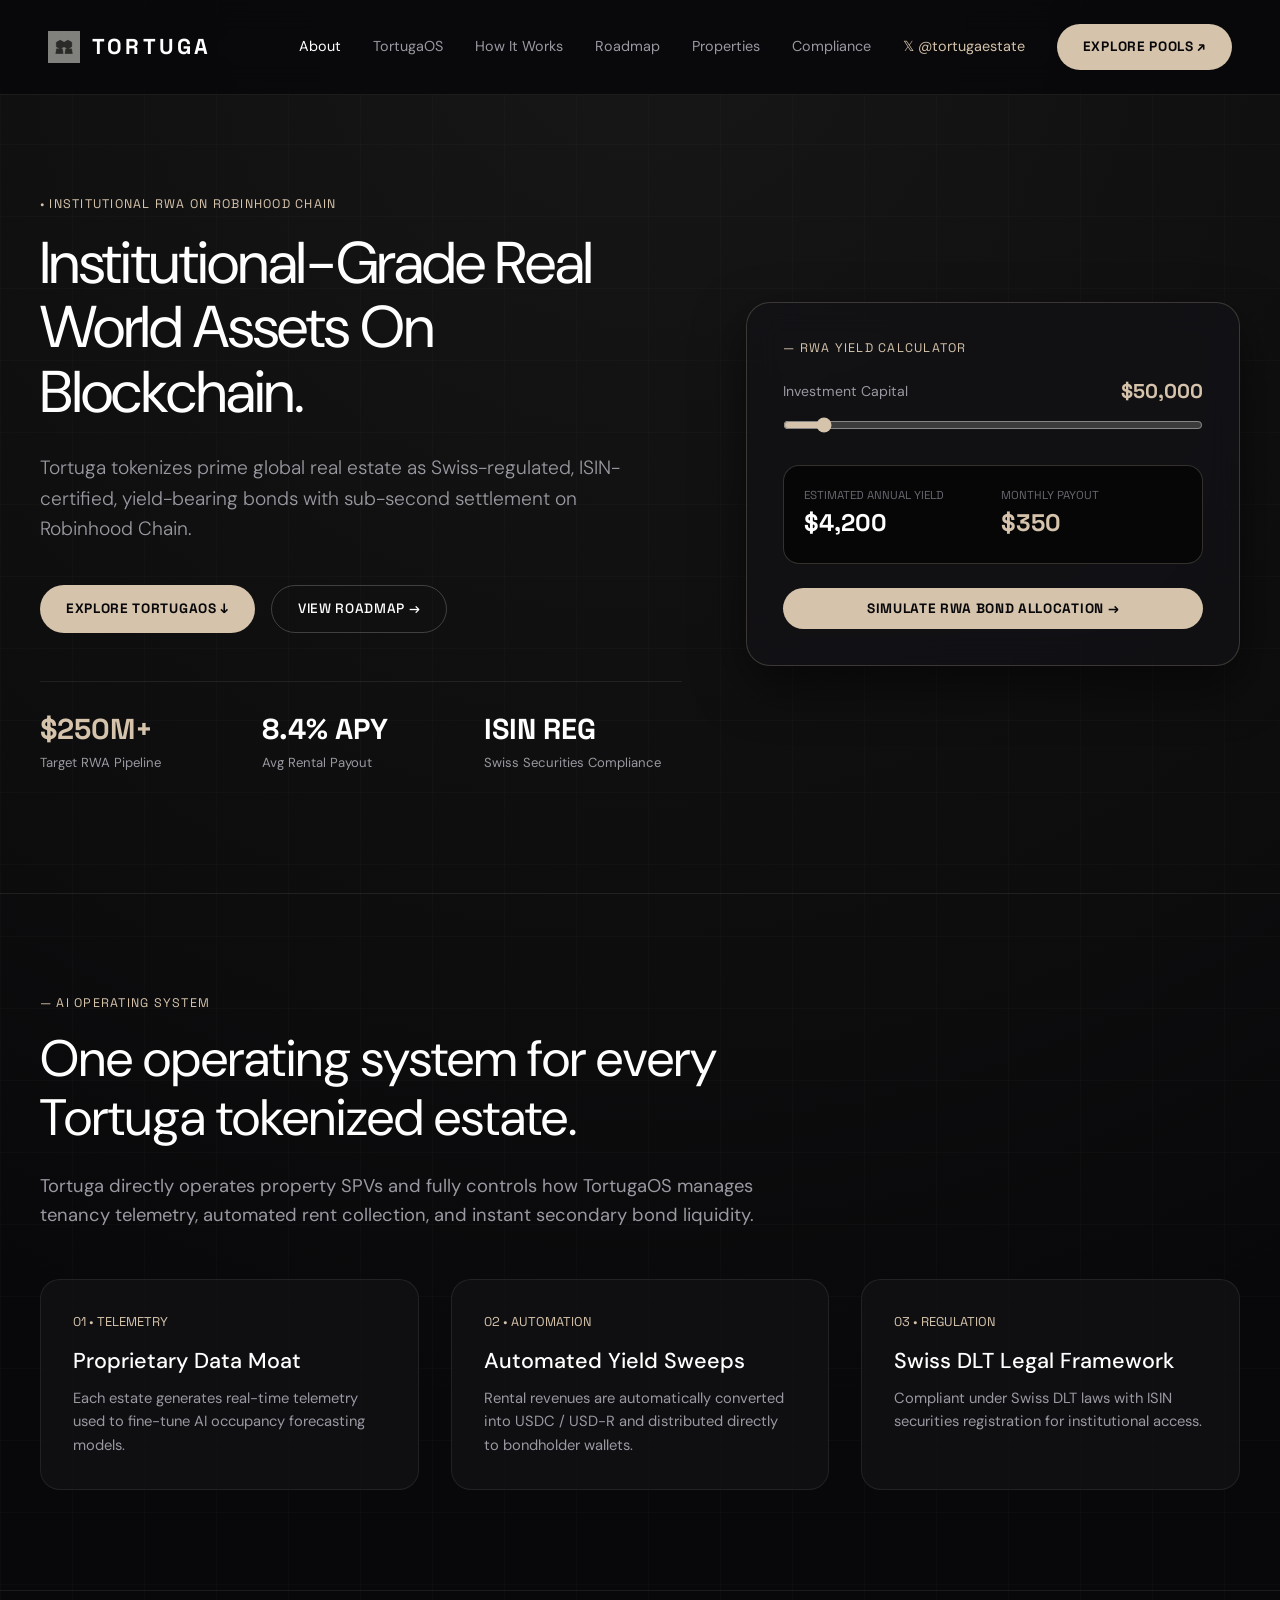
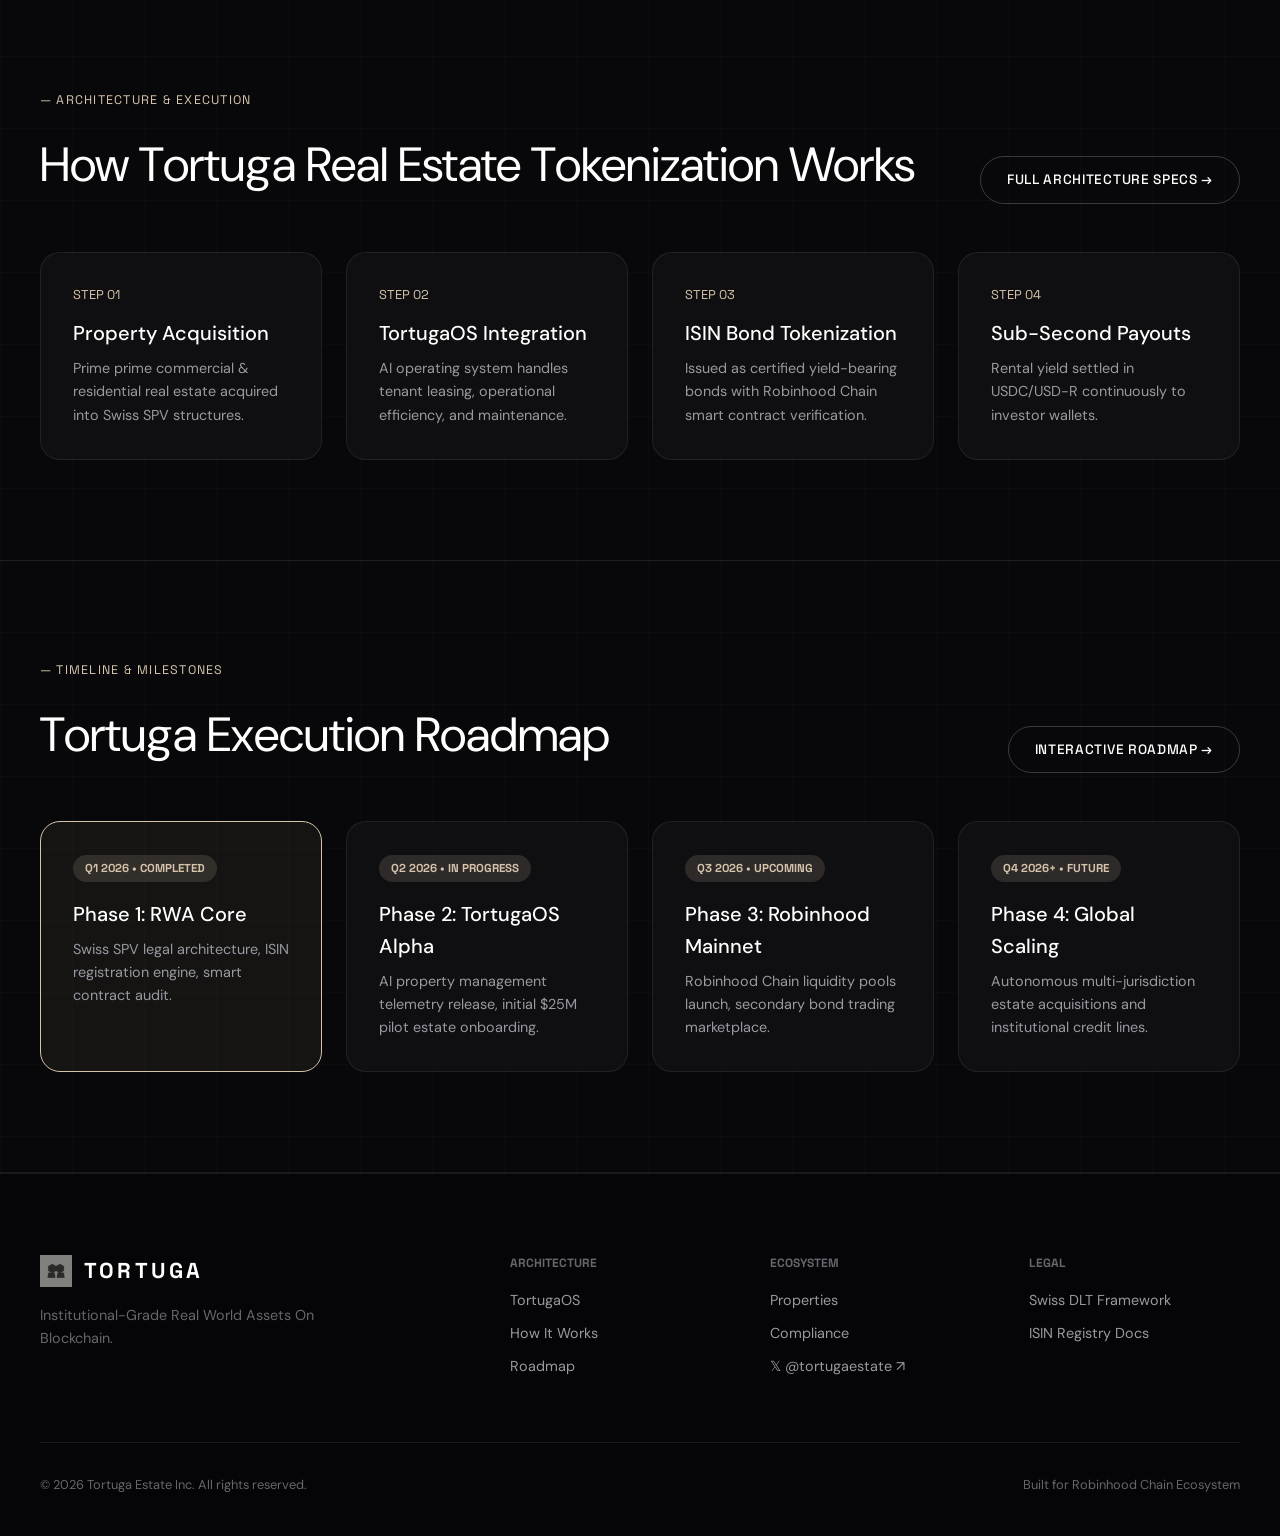
<file: index.html>
<!DOCTYPE html>
<html lang="en">
<head>
  <meta charset="utf-8" />
  <meta name="viewport" content="width=device-width, initial-scale=1" />
  <meta name="virtual-protocol-site-verification" content="90e35a9829b9feb0539afebe6d7a581d" />
  <title>Tortuga Estate — Institutional-Grade Real World Assets On Blockchain</title>
  <meta name="description" content="Tortuga tokenizes real estate into Swiss-regulated, ISIN-certified yield-bearing bonds on Robinhood Chain." />
  <meta name="theme-color" content="#08080a" />
  <link rel="icon" type="image/x-icon" href="favicon.svg" />
  <link rel="stylesheet" href="styles.css" />
</head>
<body>

  <!-- Top Sticky Navigation Bar -->
  <header class="navbar-tortuga">
    <a href="index.html" class="brand-logo-tortuga">
      <img src="logo.png" alt="Tortuga logo" style="width: 32px; height: 32px; object-fit: contain;">
      TORTUGA
    </a>

    <div class="desktop-nav-links" style="display: flex; align-items: center; gap: 32px;">
      <nav class="nav-links-tortuga">
        <a href="#about" class="nav-link-tortuga active">About</a>
        <a href="#tortugaos" class="nav-link-tortuga">TortugaOS</a>
        <a href="how-it-works.html" class="nav-link-tortuga">How It Works</a>
        <a href="roadmap.html" class="nav-link-tortuga">Roadmap</a>
        <a href="properties.html" class="nav-link-tortuga">Properties</a>
        <a href="compliance.html" class="nav-link-tortuga">Compliance</a>
        <a href="https://x.com/tortugaestate" target="_blank" class="nav-link-tortuga" style="color: var(--accent-gold);">𝕏 @tortugaestate</a>
      </nav>

      <a href="properties.html" class="btn-tortuga-gold">Explore Pools ↗</a>
    </div>

    <!-- Mobile Hamburger Button -->
    <button class="btn-hamburger-tortuga" onclick="toggleMobileMenuTortuga()" aria-label="Open menu">
      <div>
        <span></span>
        <span></span>
        <span></span>
      </div>
    </button>
  </header>

  <!-- Mobile Menu Drawer -->
  <div id="mobileMenuDrawerTortuga" class="mobile-menu-drawer-tortuga">
    <div style="display: flex; justify-content: space-between; align-items: center;">
      <a href="index.html" class="brand-logo-tortuga">
        <img src="logo.png" alt="Tortuga logo" style="width: 32px; height: 32px; object-fit: contain;">
        TORTUGA
      </a>
      <button style="background: transparent; border: none; font-size: 2rem; color: var(--text-white);" onclick="toggleMobileMenuTortuga()">&times;</button>
    </div>

    <div style="display: flex; flex-direction: column; gap: 24px; font-family: var(--font-mono); font-size: 1.1rem; font-weight: 700; margin-top: 40px; text-transform: uppercase;">
      <a href="#about" style="color: var(--text-white);" onclick="toggleMobileMenuTortuga()">About</a>
      <a href="#tortugaos" style="color: var(--text-muted);" onclick="toggleMobileMenuTortuga()">TortugaOS</a>
      <a href="how-it-works.html" style="color: var(--text-muted);" onclick="toggleMobileMenuTortuga()">How It Works</a>
      <a href="roadmap.html" style="color: var(--text-muted);" onclick="toggleMobileMenuTortuga()">Roadmap</a>
      <a href="properties.html" style="color: var(--text-muted);" onclick="toggleMobileMenuTortuga()">Properties</a>
      <a href="compliance.html" style="color: var(--text-muted);" onclick="toggleMobileMenuTortuga()">Compliance</a>
      <a href="https://x.com/tortugaestate" target="_blank" style="color: var(--accent-gold);" onclick="toggleMobileMenuTortuga()">𝕏 @tortugaestate</a>
    </div>

    <div style="margin-top: auto;">
      <a href="properties.html" class="btn-tortuga-gold" style="width: 100%; text-align: center;">Explore Pools ↗</a>
    </div>
  </div>

  <!-- HERO SECTION -->
  <section id="about" class="hero-tortuga">
    <div class="wrap-container">
      <div class="hero-grid-tortuga">
        
        <!-- Left Hero Copy -->
        <div>
          <div class="label-mono-gold">• INSTITUTIONAL RWA ON ROBINHOOD CHAIN</div>
          
          <h1 class="hero-h1-tortuga">
            Institutional-Grade Real World Assets On Blockchain.
          </h1>

          <p class="hero-subtitle-tortuga">
            Tortuga tokenizes prime global real estate as Swiss-regulated, ISIN-certified, yield-bearing bonds with sub-second settlement on Robinhood Chain.
          </p>

          <div style="display: flex; gap: 16px; margin-bottom: 48px; flex-wrap: wrap;">
            <a href="#tortugaos" class="btn-tortuga-gold">Explore TortugaOS ↓</a>
            <a href="roadmap.html" class="btn-tortuga-outline">View Roadmap →</a>
          </div>

          <!-- Bottom Hero Stats Row -->
          <div style="display: grid; grid-template-columns: repeat(3, 1fr); gap: 24px; border-top: 1px solid var(--stroke); padding-top: 24px;">
            <div>
              <div style="font-family: var(--font-mono); font-size: 1.8rem; font-weight: 700; color: var(--accent-gold);">$250M+</div>
              <div style="font-size: 0.82rem; color: var(--text-muted);">Target RWA Pipeline</div>
            </div>

            <div>
              <div style="font-family: var(--font-mono); font-size: 1.8rem; font-weight: 700; color: var(--text-white);">8.4% APY</div>
              <div style="font-size: 0.82rem; color: var(--text-muted);">Avg Rental Payout</div>
            </div>

            <div>
              <div style="font-family: var(--font-mono); font-size: 1.8rem; font-weight: 700; color: var(--text-white);">ISIN REG</div>
              <div style="font-size: 0.82rem; color: var(--text-muted);">Swiss Securities Compliance</div>
            </div>
          </div>
        </div>

        <!-- Right Hero Interactive RWA Yield Calculator Widget -->
        <div>
          <div class="rwa-widget-card">
            <div class="label-mono-gold">— RWA YIELD CALCULATOR</div>

            <div style="margin-bottom: 24px;">
              <div style="display: flex; justify-content: space-between; align-items: center; margin-bottom: 8px;">
                <span style="font-size: 0.88rem; color: var(--text-muted);">Investment Capital</span>
                <span id="txtInvestAmount" style="font-family: var(--font-mono); font-size: 1.25rem; font-weight: 700; color: var(--accent-gold);">$50,000</span>
              </div>

              <input type="range" id="rwaInvestSlider" min="10000" max="500000" step="5000" value="50000" style="width: 100%; accent-color: var(--accent-gold); cursor: pointer;" />
            </div>

            <!-- Yield Output Box -->
            <div style="background: rgba(0,0,0,0.6); border: 1px solid var(--stroke-gold); border-radius: 16px; padding: 20px; margin-bottom: 24px;">
              <div style="display: grid; grid-template-columns: 1fr 1fr; gap: 16px;">
                <div>
                  <div style="font-family: var(--font-mono); font-size: 0.72rem; color: var(--text-subtle); text-transform: uppercase;">ESTIMATED ANNUAL YIELD</div>
                  <div id="txtYieldYear" style="font-family: var(--font-mono); font-size: 1.5rem; font-weight: 700; color: var(--text-white);">$4,200</div>
                </div>

                <div>
                  <div style="font-family: var(--font-mono); font-size: 0.72rem; color: var(--text-subtle); text-transform: uppercase;">MONTHLY PAYOUT</div>
                  <div id="txtYieldMonth" style="font-family: var(--font-mono); font-size: 1.5rem; font-weight: 700; color: var(--accent-gold);">$350</div>
                </div>
              </div>
            </div>

            <button class="btn-tortuga-gold" style="width: 100%;" onclick="showTortugaToast('⚡ Simulated $50,000 RWA Pool Allocation on Robinhood Chain!')">
              Simulate RWA Bond Allocation →
            </button>
          </div>
        </div>

      </div>
    </div>
  </section>

  <!-- TORTUGAOS SHOWCASE SECTION -->
  <section id="tortugaos" style="padding: 100px 0; border-bottom: 1px solid var(--stroke);">
    <div class="wrap-container">
      <div class="label-mono-gold">— AI OPERATING SYSTEM</div>

      <h2 style="font-family: var(--font-sans); font-size: clamp(32px, 4vw, 52px); font-weight: 400; color: var(--text-white); margin-bottom: 24px; max-width: 800px; line-height: 1.15;">
        One operating system for every Tortuga tokenized estate.
      </h2>

      <p style="font-size: 1.15rem; color: var(--text-muted); max-width: 720px; margin-bottom: 48px; line-height: 1.6;">
        Tortuga directly operates property SPVs and fully controls how TortugaOS manages tenancy telemetry, automated rent collection, and instant secondary bond liquidity.
      </p>

      <div style="display: grid; grid-template-columns: repeat(3, 1fr); gap: 32px;">
        <div style="background: var(--bg-card); border: 1px solid var(--stroke); border-radius: 20px; padding: 32px;">
          <div style="font-family: var(--font-mono); font-size: 0.8rem; color: var(--accent-gold); margin-bottom: 12px;">01 • TELEMETRY</div>
          <h3 style="font-size: 1.35rem; font-weight: 500; color: var(--text-white); margin-bottom: 8px;">Proprietary Data Moat</h3>
          <p style="font-size: 0.92rem; color: var(--text-muted);">
            Each estate generates real-time telemetry used to fine-tune AI occupancy forecasting models.
          </p>
        </div>

        <div style="background: var(--bg-card); border: 1px solid var(--stroke); border-radius: 20px; padding: 32px;">
          <div style="font-family: var(--font-mono); font-size: 0.8rem; color: var(--accent-gold); margin-bottom: 12px;">02 • AUTOMATION</div>
          <h3 style="font-size: 1.35rem; font-weight: 500; color: var(--text-white); margin-bottom: 8px;">Automated Yield Sweeps</h3>
          <p style="font-size: 0.92rem; color: var(--text-muted);">
            Rental revenues are automatically converted into USDC / USD-R and distributed directly to bondholder wallets.
          </p>
        </div>

        <div style="background: var(--bg-card); border: 1px solid var(--stroke); border-radius: 20px; padding: 32px;">
          <div style="font-family: var(--font-mono); font-size: 0.8rem; color: var(--accent-gold); margin-bottom: 12px;">03 • REGULATION</div>
          <h3 style="font-size: 1.35rem; font-weight: 500; color: var(--text-white); margin-bottom: 8px;">Swiss DLT Legal Framework</h3>
          <p style="font-size: 0.92rem; color: var(--text-muted);">
            Compliant under Swiss DLT laws with ISIN securities registration for institutional access.
          </p>
        </div>
      </div>
    </div>
  </section>

  <!-- HOW IT WORKS SECTION (SUMMARY STEPPER) -->
  <section style="padding: 100px 0; border-bottom: 1px solid var(--stroke);">
    <div class="wrap-container">
      <div style="display: flex; justify-content: space-between; align-items: flex-end; margin-bottom: 48px; flex-wrap: wrap; gap: 20px;">
        <div>
          <div class="label-mono-gold">— ARCHITECTURE & EXECUTION</div>
          <h2 style="font-family: var(--font-sans); font-size: clamp(30px, 3.8vw, 48px); font-weight: 400; color: var(--text-white);">
            How Tortuga Real Estate Tokenization Works
          </h2>
        </div>
        <a href="how-it-works.html" class="btn-tortuga-outline">Full Architecture Specs →</a>
      </div>

      <div class="how-it-works-stepper">
        <div class="step-card-tortuga">
          <div style="font-family: var(--font-mono); font-size: 0.8rem; color: var(--accent-gold); margin-bottom: 12px;">STEP 01</div>
          <h3 style="font-size: 1.25rem; font-weight: 500; color: var(--text-white); margin-bottom: 8px;">Property Acquisition</h3>
          <p style="font-size: 0.9rem; color: var(--text-muted);">Prime prime commercial & residential real estate acquired into Swiss SPV structures.</p>
        </div>

        <div class="step-card-tortuga">
          <div style="font-family: var(--font-mono); font-size: 0.8rem; color: var(--accent-gold); margin-bottom: 12px;">STEP 02</div>
          <h3 style="font-size: 1.25rem; font-weight: 500; color: var(--text-white); margin-bottom: 8px;">TortugaOS Integration</h3>
          <p style="font-size: 0.9rem; color: var(--text-muted);">AI operating system handles tenant leasing, operational efficiency, and maintenance.</p>
        </div>

        <div class="step-card-tortuga">
          <div style="font-family: var(--font-mono); font-size: 0.8rem; color: var(--accent-gold); margin-bottom: 12px;">STEP 03</div>
          <h3 style="font-size: 1.25rem; font-weight: 500; color: var(--text-white); margin-bottom: 8px;">ISIN Bond Tokenization</h3>
          <p style="font-size: 0.9rem; color: var(--text-muted);">Issued as certified yield-bearing bonds with Robinhood Chain smart contract verification.</p>
        </div>

        <div class="step-card-tortuga">
          <div style="font-family: var(--font-mono); font-size: 0.8rem; color: var(--accent-gold); margin-bottom: 12px;">STEP 04</div>
          <h3 style="font-size: 1.25rem; font-weight: 500; color: var(--text-white); margin-bottom: 8px;">Sub-Second Payouts</h3>
          <p style="font-size: 0.9rem; color: var(--text-muted);">Rental yield settled in USDC/USD-R continuously to investor wallets.</p>
        </div>
      </div>
    </div>
  </section>

  <!-- ROADMAP SECTION (SUMMARY TIMELINE) -->
  <section style="padding: 100px 0; border-bottom: 1px solid var(--stroke);">
    <div class="wrap-container">
      <div style="display: flex; justify-content: space-between; align-items: flex-end; margin-bottom: 48px; flex-wrap: wrap; gap: 20px;">
        <div>
          <div class="label-mono-gold">— TIMELINE & MILESTONES</div>
          <h2 style="font-family: var(--font-sans); font-size: clamp(30px, 3.8vw, 48px); font-weight: 400; color: var(--text-white);">
            Tortuga Execution Roadmap
          </h2>
        </div>
        <a href="roadmap.html" class="btn-tortuga-outline">Interactive Roadmap →</a>
      </div>

      <div class="roadmap-timeline-grid">
        <div class="phase-card-tortuga active" data-phase="1">
          <span class="phase-badge">Q1 2026 • COMPLETED</span>
          <h3 style="font-size: 1.25rem; font-weight: 500; color: var(--text-white); margin-bottom: 8px;">Phase 1: RWA Core</h3>
          <p style="font-size: 0.9rem; color: var(--text-muted);">Swiss SPV legal architecture, ISIN registration engine, smart contract audit.</p>
        </div>

        <div class="phase-card-tortuga" data-phase="2">
          <span class="phase-badge">Q2 2026 • IN PROGRESS</span>
          <h3 style="font-size: 1.25rem; font-weight: 500; color: var(--text-white); margin-bottom: 8px;">Phase 2: TortugaOS Alpha</h3>
          <p style="font-size: 0.9rem; color: var(--text-muted);">AI property management telemetry release, initial $25M pilot estate onboarding.</p>
        </div>

        <div class="phase-card-tortuga" data-phase="3">
          <span class="phase-badge">Q3 2026 • UPCOMING</span>
          <h3 style="font-size: 1.25rem; font-weight: 500; color: var(--text-white); margin-bottom: 8px;">Phase 3: Robinhood Mainnet</h3>
          <p style="font-size: 0.9rem; color: var(--text-muted);">Robinhood Chain liquidity pools launch, secondary bond trading marketplace.</p>
        </div>

        <div class="phase-card-tortuga" data-phase="4">
          <span class="phase-badge">Q4 2026+ • FUTURE</span>
          <h3 style="font-size: 1.25rem; font-weight: 500; color: var(--text-white); margin-bottom: 8px;">Phase 4: Global Scaling</h3>
          <p style="font-size: 0.9rem; color: var(--text-muted);">Autonomous multi-jurisdiction estate acquisitions and institutional credit lines.</p>
        </div>
      </div>
    </div>
  </section>

  <!-- FOOTER -->
  <footer class="footer-tortuga">
    <div class="wrap-container">
      <div class="footer-top-grid">
        <div>
          <div class="brand-logo-tortuga" style="margin-bottom: 16px;">
            <img src="logo.png" alt="Tortuga logo" style="width: 32px; height: 32px; object-fit: contain;">
            TORTUGA
          </div>
          <p style="font-size: 0.9rem; color: var(--text-subtle); max-width: 320px; line-height: 1.6;">
            Institutional-Grade Real World Assets On Blockchain.
          </p>
        </div>

        <div>
          <h4 style="font-family: var(--font-mono); font-size: 0.75rem; color: var(--text-subtle); text-transform: uppercase; margin-bottom: 16px;">Architecture</h4>
          <div style="display: flex; flex-direction: column; gap: 10px; font-size: 0.9rem; color: var(--text-muted);">
            <a href="#tortugaos">TortugaOS</a>
            <a href="how-it-works.html">How It Works</a>
            <a href="roadmap.html">Roadmap</a>
          </div>
        </div>

        <div>
          <h4 style="font-family: var(--font-mono); font-size: 0.75rem; color: var(--text-subtle); text-transform: uppercase; margin-bottom: 16px;">Ecosystem</h4>
          <div style="display: flex; flex-direction: column; gap: 10px; font-size: 0.9rem; color: var(--text-muted);">
            <a href="properties.html">Properties</a>
            <a href="compliance.html">Compliance</a>
            <a href="https://x.com/tortugaestate" target="_blank">𝕏 @tortugaestate ↗</a>
          </div>
        </div>

        <div>
          <h4 style="font-family: var(--font-mono); font-size: 0.75rem; color: var(--text-subtle); text-transform: uppercase; margin-bottom: 16px;">Legal</h4>
          <div style="display: flex; flex-direction: column; gap: 10px; font-size: 0.9rem; color: var(--text-muted);">
            <a href="compliance.html">Swiss DLT Framework</a>
            <a href="docs.html">ISIN Registry Docs</a>
          </div>
        </div>
      </div>

      <div style="padding-top: 32px; border-top: 1px solid var(--stroke); display: flex; justify-content: space-between; font-size: 0.8rem; color: var(--text-subtle);">
        <span>&copy; 2026 Tortuga Estate Inc. All rights reserved.</span>
        <span>Built for Robinhood Chain Ecosystem</span>
      </div>
    </div>
  </footer>

  <script src="app.js"></script>
</body>
</html>
</file>
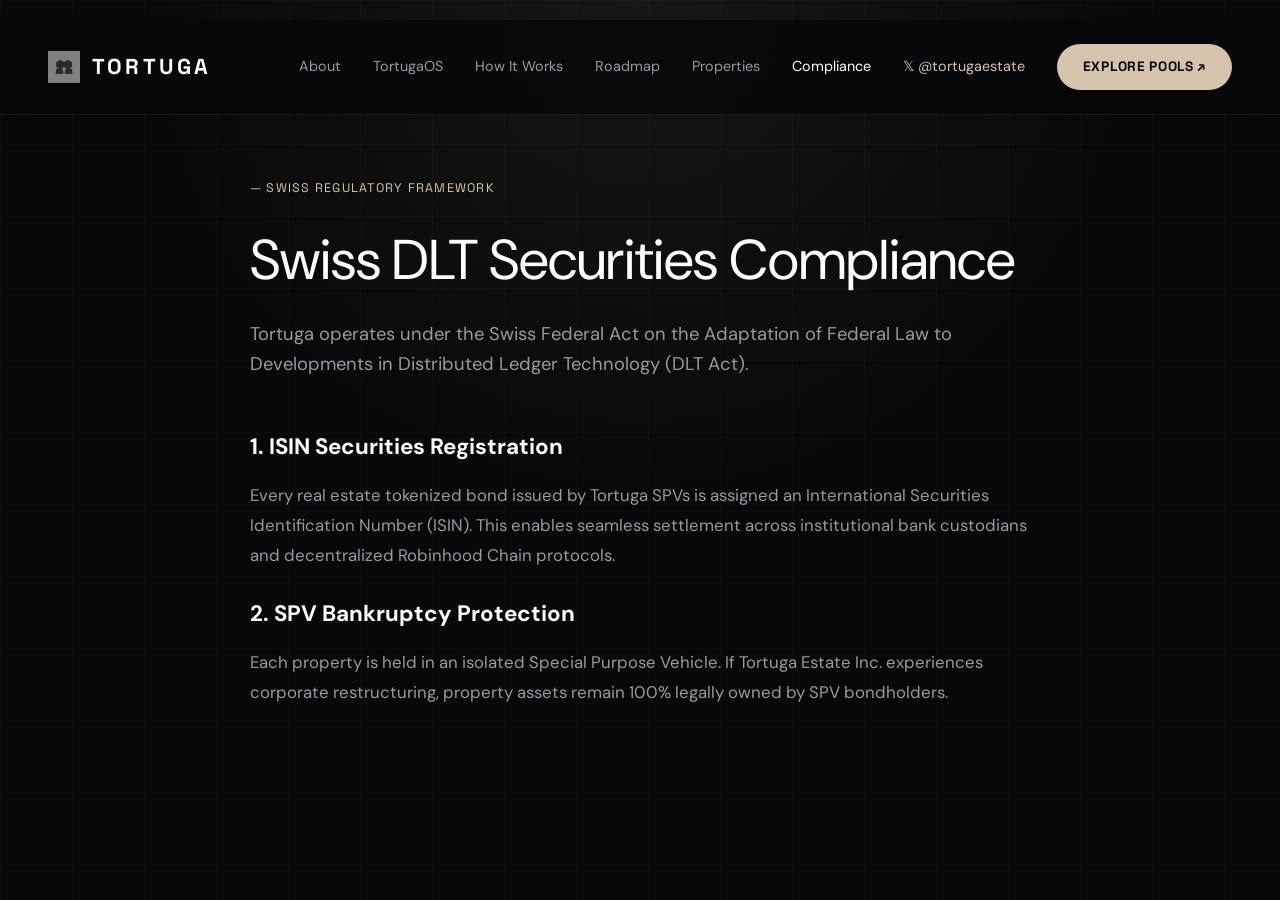
<file: compliance.html>
<!DOCTYPE html>
<html lang="en">
<head>
  <meta charset="utf-8" />
  <meta name="viewport" content="width=device-width, initial-scale=1" />
  <meta name="virtual-protocol-site-verification" content="90e35a9829b9feb0539afebe6d7a581d" />
  <title>Swiss Regulatory Compliance & ISIN Registry | Tortuga Estate</title>
  <meta name="description" content="Swiss DLT regulatory framework, ISIN securities compliance, and institutional asset isolation." />
  <link rel="icon" type="image/x-icon" href="favicon.svg" />
  <link rel="stylesheet" href="styles.css" />
</head>
<body style="padding-top: 20px;">

  <!-- Top Sticky Navigation Bar -->
  <header class="navbar-tortuga">
    <a href="index.html" class="brand-logo-tortuga">
      <img src="logo.png" alt="Tortuga logo" style="width: 32px; height: 32px; object-fit: contain;">
      TORTUGA
    </a>

    <div class="desktop-nav-links" style="display: flex; align-items: center; gap: 32px;">
      <nav class="nav-links-tortuga">
        <a href="index.html#about" class="nav-link-tortuga">About</a>
        <a href="index.html#tortugaos" class="nav-link-tortuga">TortugaOS</a>
        <a href="how-it-works.html" class="nav-link-tortuga">How It Works</a>
        <a href="roadmap.html" class="nav-link-tortuga">Roadmap</a>
        <a href="properties.html" class="nav-link-tortuga">Properties</a>
        <a href="compliance.html" class="nav-link-tortuga active">Compliance</a>
        <a href="https://x.com/tortugaestate" target="_blank" class="nav-link-tortuga" style="color: var(--accent-gold);">𝕏 @tortugaestate</a>
      </nav>

      <a href="properties.html" class="btn-tortuga-gold">Explore Pools ↗</a>
    </div>
  </header>

  <div class="wrap-container" style="padding-top: 64px; padding-bottom: 120px; max-width: 860px;">
    <div class="label-mono-gold">— SWISS REGULATORY FRAMEWORK</div>
    
    <h1 style="font-family: var(--font-sans); font-size: clamp(36px, 4.5vw, 56px); font-weight: 400; color: var(--text-white); margin-bottom: 16px;">
      Swiss DLT Securities Compliance
    </h1>
    <p style="font-size: 1.15rem; color: var(--text-muted); margin-bottom: 48px; line-height: 1.6;">
      Tortuga operates under the Swiss Federal Act on the Adaptation of Federal Law to Developments in Distributed Ledger Technology (DLT Act).
    </p>

    <div style="font-size: 1.05rem; color: var(--text-main); line-height: 1.8;">
      <h3 style="color: var(--text-white); font-size: 1.4rem; margin-bottom: 12px;">1. ISIN Securities Registration</h3>
      <p style="margin-bottom: 24px; color: var(--text-muted);">
        Every real estate tokenized bond issued by Tortuga SPVs is assigned an International Securities Identification Number (ISIN). This enables seamless settlement across institutional bank custodians and decentralized Robinhood Chain protocols.
      </p>

      <h3 style="color: var(--text-white); font-size: 1.4rem; margin-bottom: 12px;">2. SPV Bankruptcy Protection</h3>
      <p style="margin-bottom: 24px; color: var(--text-muted);">
        Each property is held in an isolated Special Purpose Vehicle. If Tortuga Estate Inc. experiences corporate restructuring, property assets remain 100% legally owned by SPV bondholders.
      </p>
    </div>
  </div>

  <script src="app.js"></script>
</body>
</html>
</file>
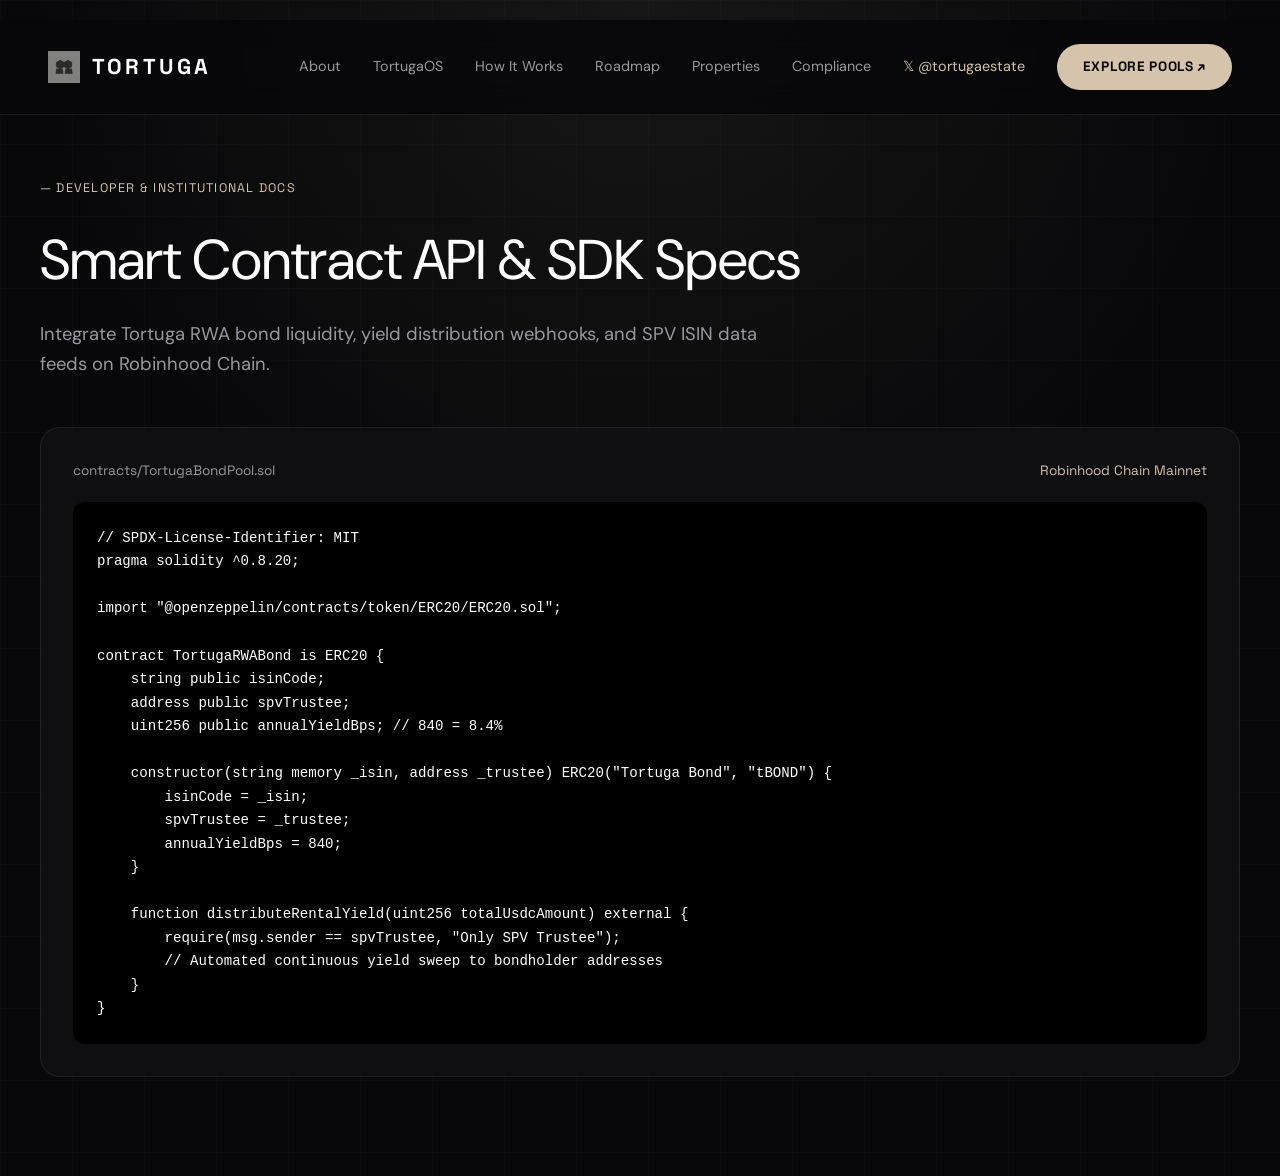
<file: docs.html>
<!DOCTYPE html>
<html lang="en">
<head>
  <meta charset="utf-8" />
  <meta name="viewport" content="width=device-width, initial-scale=1" />
  <meta name="virtual-protocol-site-verification" content="90e35a9829b9feb0539afebe6d7a581d" />
  <title>Documentation & Smart Contract Specs | Tortuga Estate</title>
  <meta name="description" content="Developer SDK, REST API, and smart contract documentation for Robinhood Chain." />
  <link rel="icon" type="image/x-icon" href="favicon.svg" />
  <link rel="stylesheet" href="styles.css" />
</head>
<body style="padding-top: 20px;">

  <!-- Top Sticky Navigation Bar -->
  <header class="navbar-tortuga">
    <a href="index.html" class="brand-logo-tortuga">
      <img src="logo.png" alt="Tortuga logo" style="width: 32px; height: 32px; object-fit: contain;">
      TORTUGA
    </a>

    <div class="desktop-nav-links" style="display: flex; align-items: center; gap: 32px;">
      <nav class="nav-links-tortuga">
        <a href="index.html#about" class="nav-link-tortuga">About</a>
        <a href="index.html#tortugaos" class="nav-link-tortuga">TortugaOS</a>
        <a href="how-it-works.html" class="nav-link-tortuga">How It Works</a>
        <a href="roadmap.html" class="nav-link-tortuga">Roadmap</a>
        <a href="properties.html" class="nav-link-tortuga">Properties</a>
        <a href="compliance.html" class="nav-link-tortuga">Compliance</a>
        <a href="https://x.com/tortugaestate" target="_blank" class="nav-link-tortuga" style="color: var(--accent-gold);">𝕏 @tortugaestate</a>
      </nav>

      <a href="properties.html" class="btn-tortuga-gold">Explore Pools ↗</a>
    </div>
  </header>

  <div class="wrap-container" style="padding-top: 64px; padding-bottom: 120px;">
    <div class="label-mono-gold">— DEVELOPER & INSTITUTIONAL DOCS</div>
    
    <h1 style="font-family: var(--font-sans); font-size: clamp(36px, 4.5vw, 56px); font-weight: 400; color: var(--text-white); margin-bottom: 16px;">
      Smart Contract API & SDK Specs
    </h1>
    <p style="font-size: 1.15rem; color: var(--text-muted); max-width: 720px; margin-bottom: 48px; line-height: 1.6;">
      Integrate Tortuga RWA bond liquidity, yield distribution webhooks, and SPV ISIN data feeds on Robinhood Chain.
    </p>

    <div style="background: var(--bg-card); border: 1px solid var(--stroke); border-radius: 20px; padding: 32px;">
      <div style="display: flex; justify-content: space-between; align-items: center; margin-bottom: 20px; font-family: var(--font-mono); font-size: 0.85rem;">
        <span style="color: var(--text-muted);">contracts/TortugaBondPool.sol</span>
        <span style="color: var(--accent-gold);">Robinhood Chain Mainnet</span>
      </div>

      <pre style="background: #000000; border-radius: 12px; padding: 24px; color: #ffffff; font-family: var(--font-mono); font-size: 0.88rem; overflow-x: auto; line-height: 1.6;"><code>// SPDX-License-Identifier: MIT
pragma solidity ^0.8.20;

import "@openzeppelin/contracts/token/ERC20/ERC20.sol";

contract TortugaRWABond is ERC20 {
    string public isinCode;
    address public spvTrustee;
    uint256 public annualYieldBps; // 840 = 8.4%

    constructor(string memory _isin, address _trustee) ERC20("Tortuga Bond", "tBOND") {
        isinCode = _isin;
        spvTrustee = _trustee;
        annualYieldBps = 840;
    }

    function distributeRentalYield(uint256 totalUsdcAmount) external {
        require(msg.sender == spvTrustee, "Only SPV Trustee");
        // Automated continuous yield sweep to bondholder addresses
    }
}</code></pre>
    </div>
  </div>

  <script src="app.js"></script>
</body>
</html>
</file>
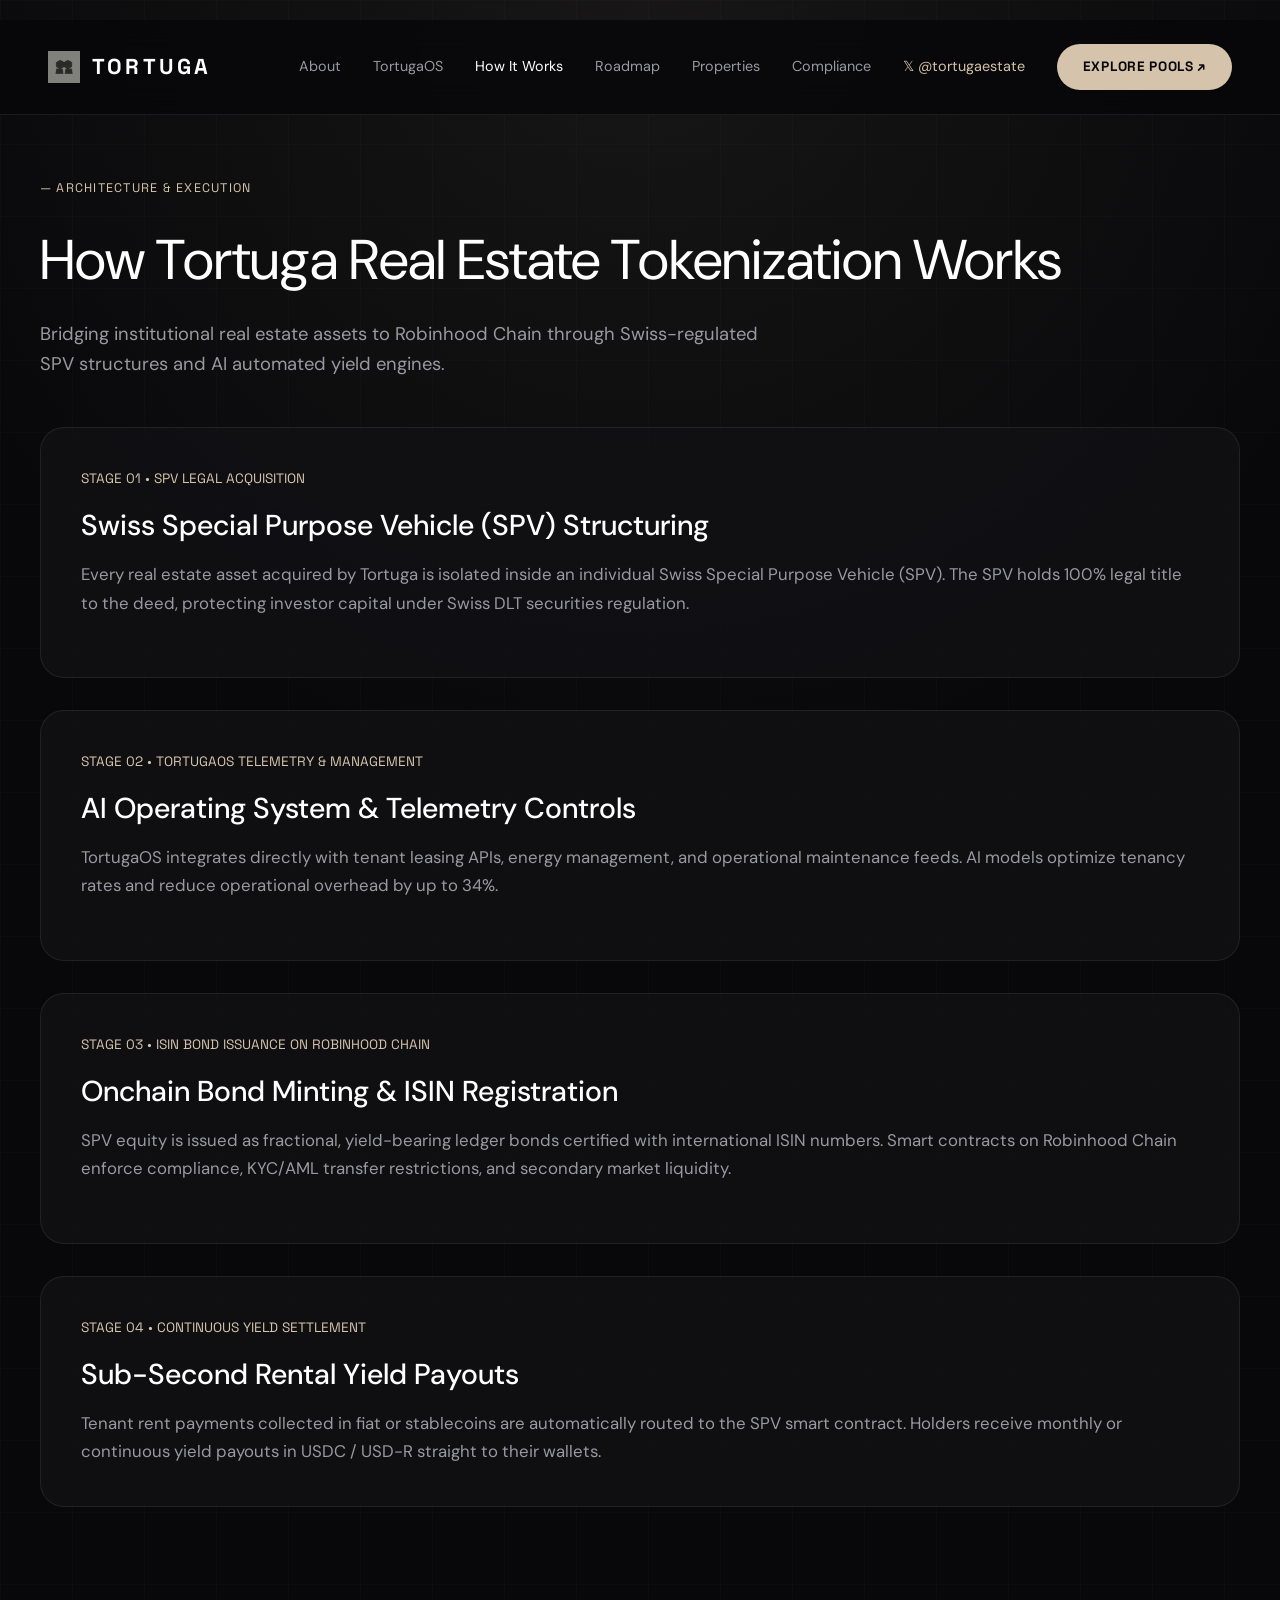
<file: how-it-works.html>
<!DOCTYPE html>
<html lang="en">
<head>
  <meta charset="utf-8" />
  <meta name="viewport" content="width=device-width, initial-scale=1" />
  <meta name="virtual-protocol-site-verification" content="90e35a9829b9feb0539afebe6d7a581d" />
  <title>How It Works — Architecture & Settlement | Tortuga Estate</title>
  <meta name="description" content="Deep dive into Tortuga Estate RWA tokenization legal structures, AI asset management, and smart contract settlement." />
  <link rel="icon" type="image/x-icon" href="favicon.svg" />
  <link rel="stylesheet" href="styles.css" />
</head>
<body style="padding-top: 20px;">

  <!-- Top Sticky Navigation Bar -->
  <header class="navbar-tortuga">
    <a href="index.html" class="brand-logo-tortuga">
      <img src="logo.png" alt="Tortuga logo" style="width: 32px; height: 32px; object-fit: contain;">
      TORTUGA
    </a>

    <div class="desktop-nav-links" style="display: flex; align-items: center; gap: 32px;">
      <nav class="nav-links-tortuga">
        <a href="index.html#about" class="nav-link-tortuga">About</a>
        <a href="index.html#tortugaos" class="nav-link-tortuga">TortugaOS</a>
        <a href="how-it-works.html" class="nav-link-tortuga active">How It Works</a>
        <a href="roadmap.html" class="nav-link-tortuga">Roadmap</a>
        <a href="properties.html" class="nav-link-tortuga">Properties</a>
        <a href="compliance.html" class="nav-link-tortuga">Compliance</a>
        <a href="https://x.com/tortugaestate" target="_blank" class="nav-link-tortuga" style="color: var(--accent-gold);">𝕏 @tortugaestate</a>
      </nav>

      <a href="properties.html" class="btn-tortuga-gold">Explore Pools ↗</a>
    </div>
  </header>

  <div class="wrap-container" style="padding-top: 64px; padding-bottom: 120px;">
    <div class="label-mono-gold">— ARCHITECTURE & EXECUTION</div>
    
    <h1 style="font-family: var(--font-sans); font-size: clamp(36px, 4.5vw, 56px); font-weight: 400; color: var(--text-white); margin-bottom: 16px;">
      How Tortuga Real Estate Tokenization Works
    </h1>
    <p style="font-size: 1.15rem; color: var(--text-muted); max-width: 720px; margin-bottom: 48px; line-height: 1.6;">
      Bridging institutional real estate assets to Robinhood Chain through Swiss-regulated SPV structures and AI automated yield engines.
    </p>

    <!-- Deep Architecture Breakdown Grid -->
    <div style="display: flex; flex-direction: column; gap: 32px;">
      
      <div style="background: var(--bg-card); border: 1px solid var(--stroke); border-radius: 24px; padding: 40px;">
        <div style="font-family: var(--font-mono); font-size: 0.85rem; color: var(--accent-gold); margin-bottom: 12px;">STAGE 01 • SPV LEGAL ACQUISITION</div>
        <h2 style="font-family: var(--font-sans); font-size: 1.8rem; font-weight: 500; color: var(--text-white); margin-bottom: 12px;">
          Swiss Special Purpose Vehicle (SPV) Structuring
        </h2>
        <p style="color: var(--text-muted); font-size: 1.05rem; line-height: 1.7; margin-bottom: 20px;">
          Every real estate asset acquired by Tortuga is isolated inside an individual Swiss Special Purpose Vehicle (SPV). The SPV holds 100% legal title to the deed, protecting investor capital under Swiss DLT securities regulation.
        </p>
      </div>

      <div style="background: var(--bg-card); border: 1px solid var(--stroke); border-radius: 24px; padding: 40px;">
        <div style="font-family: var(--font-mono); font-size: 0.85rem; color: var(--accent-gold); margin-bottom: 12px;">STAGE 02 • TORTUGAOS TELEMETRY & MANAGEMENT</div>
        <h2 style="font-family: var(--font-sans); font-size: 1.8rem; font-weight: 500; color: var(--text-white); margin-bottom: 12px;">
          AI Operating System & Telemetry Controls
        </h2>
        <p style="color: var(--text-muted); font-size: 1.05rem; line-height: 1.7; margin-bottom: 20px;">
          TortugaOS integrates directly with tenant leasing APIs, energy management, and operational maintenance feeds. AI models optimize tenancy rates and reduce operational overhead by up to 34%.
        </p>
      </div>

      <div style="background: var(--bg-card); border: 1px solid var(--stroke); border-radius: 24px; padding: 40px;">
        <div style="font-family: var(--font-mono); font-size: 0.85rem; color: var(--accent-gold); margin-bottom: 12px;">STAGE 03 • ISIN BOND ISSUANCE ON ROBINHOOD CHAIN</div>
        <h2 style="font-family: var(--font-sans); font-size: 1.8rem; font-weight: 500; color: var(--text-white); margin-bottom: 12px;">
          Onchain Bond Minting & ISIN Registration
        </h2>
        <p style="color: var(--text-muted); font-size: 1.05rem; line-height: 1.7; margin-bottom: 20px;">
          SPV equity is issued as fractional, yield-bearing ledger bonds certified with international ISIN numbers. Smart contracts on Robinhood Chain enforce compliance, KYC/AML transfer restrictions, and secondary market liquidity.
        </p>
      </div>

      <div style="background: var(--bg-card); border: 1px solid var(--stroke); border-radius: 24px; padding: 40px;">
        <div style="font-family: var(--font-mono); font-size: 0.85rem; color: var(--accent-gold); margin-bottom: 12px;">STAGE 04 • CONTINUOUS YIELD SETTLEMENT</div>
        <h2 style="font-family: var(--font-sans); font-size: 1.8rem; font-weight: 500; color: var(--text-white); margin-bottom: 12px;">
          Sub-Second Rental Yield Payouts
        </h2>
        <p style="color: var(--text-muted); font-size: 1.05rem; line-height: 1.7;">
          Tenant rent payments collected in fiat or stablecoins are automatically routed to the SPV smart contract. Holders receive monthly or continuous yield payouts in USDC / USD-R straight to their wallets.
        </p>
      </div>

    </div>
  </div>

  <script src="app.js"></script>
</body>
</html>
</file>
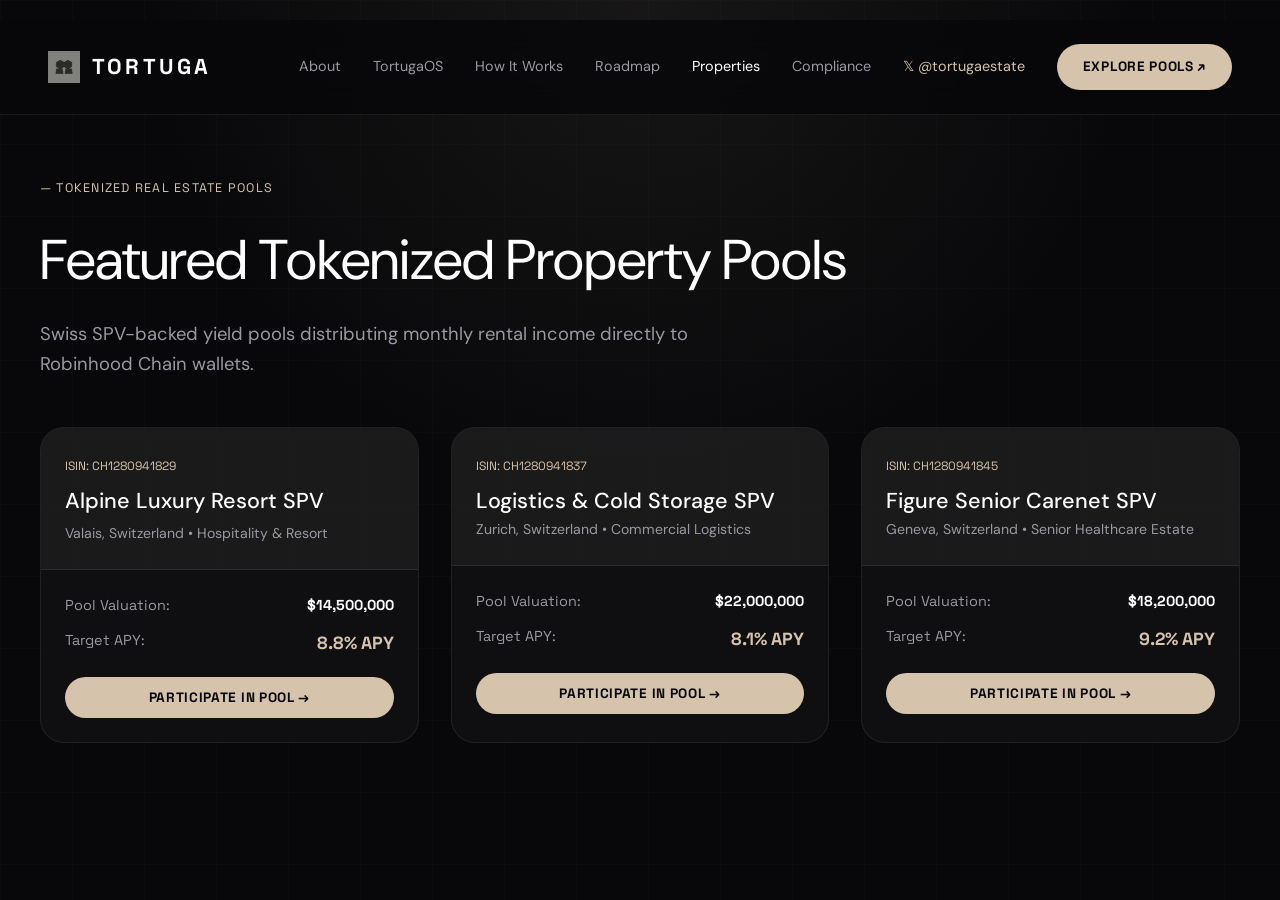
<file: properties.html>
<!DOCTYPE html>
<html lang="en">
<head>
  <meta charset="utf-8" />
  <meta name="viewport" content="width=device-width, initial-scale=1" />
  <meta name="virtual-protocol-site-verification" content="90e35a9829b9feb0539afebe6d7a581d" />
  <title>Tokenized Estate Pools & Properties | Tortuga Estate</title>
  <meta name="description" content="Explore yield-bearing tokenized real estate pools on Robinhood Chain." />
  <link rel="icon" type="image/x-icon" href="favicon.svg" />
  <link rel="stylesheet" href="styles.css" />
</head>
<body style="padding-top: 20px;">

  <!-- Top Sticky Navigation Bar -->
  <header class="navbar-tortuga">
    <a href="index.html" class="brand-logo-tortuga">
      <img src="logo.png" alt="Tortuga logo" style="width: 32px; height: 32px; object-fit: contain;">
      TORTUGA
    </a>

    <div class="desktop-nav-links" style="display: flex; align-items: center; gap: 32px;">
      <nav class="nav-links-tortuga">
        <a href="index.html#about" class="nav-link-tortuga">About</a>
        <a href="index.html#tortugaos" class="nav-link-tortuga">TortugaOS</a>
        <a href="how-it-works.html" class="nav-link-tortuga">How It Works</a>
        <a href="roadmap.html" class="nav-link-tortuga">Roadmap</a>
        <a href="properties.html" class="nav-link-tortuga active">Properties</a>
        <a href="compliance.html" class="nav-link-tortuga">Compliance</a>
        <a href="https://x.com/tortugaestate" target="_blank" class="nav-link-tortuga" style="color: var(--accent-gold);">𝕏 @tortugaestate</a>
      </nav>

      <a href="properties.html" class="btn-tortuga-gold">Explore Pools ↗</a>
    </div>
  </header>

  <div class="wrap-container" style="padding-top: 64px; padding-bottom: 120px;">
    <div class="label-mono-gold">— TOKENIZED REAL ESTATE POOLS</div>
    
    <h1 style="font-family: var(--font-sans); font-size: clamp(36px, 4.5vw, 56px); font-weight: 400; color: var(--text-white); margin-bottom: 16px;">
      Featured Tokenized Property Pools
    </h1>
    <p style="font-size: 1.15rem; color: var(--text-muted); max-width: 720px; margin-bottom: 48px; line-height: 1.6;">
      Swiss SPV-backed yield pools distributing monthly rental income directly to Robinhood Chain wallets.
    </p>

    <!-- Properties Cards Grid -->
    <div class="properties-grid-tortuga">
      
      <!-- Property 1 -->
      <div class="property-card-tortuga">
        <div style="background: var(--bg-gold-subtle); border-bottom: 1px solid var(--stroke); padding: 24px;">
          <span style="font-family: var(--font-mono); font-size: 0.75rem; color: var(--accent-gold); text-transform: uppercase;">ISIN: CH1280941829</span>
          <h3 style="font-size: 1.35rem; font-weight: 500; color: var(--text-white); margin-top: 6px;">Alpine Luxury Resort SPV</h3>
          <p style="font-size: 0.88rem; color: var(--text-muted); margin-top: 4px;">Valais, Switzerland • Hospitality & Resort</p>
        </div>

        <div style="padding: 24px;">
          <div style="display: flex; justify-content: space-between; margin-bottom: 12px; font-family: var(--font-mono); font-size: 0.9rem;">
            <span style="color: var(--text-muted);">Pool Valuation:</span>
            <strong style="color: var(--text-white);">$14,500,000</strong>
          </div>
          <div style="display: flex; justify-content: space-between; margin-bottom: 20px; font-family: var(--font-mono); font-size: 0.9rem;">
            <span style="color: var(--text-muted);">Target APY:</span>
            <strong style="color: var(--accent-gold); font-size: 1.1rem;">8.8% APY</strong>
          </div>

          <button class="btn-tortuga-gold" style="width: 100%;" onclick="showTortugaToast('⚡ Allocated to Alpine Luxury Resort SPV on Robinhood Chain!')">
            Participate in Pool →
          </button>
        </div>
      </div>

      <!-- Property 2 -->
      <div class="property-card-tortuga">
        <div style="background: var(--bg-gold-subtle); border-bottom: 1px solid var(--stroke); padding: 24px;">
          <span style="font-family: var(--font-mono); font-size: 0.75rem; color: var(--accent-gold); text-transform: uppercase;">ISIN: CH1280941837</span>
          <h3 style="font-size: 1.35rem; font-weight: 500; color: var(--text-white); margin-top: 6px;">Logistics & Cold Storage SPV</h3>
          <p style="font-size: 0.88rem; color: var(--text-muted);">Zurich, Switzerland • Commercial Logistics</p>
        </div>

        <div style="padding: 24px;">
          <div style="display: flex; justify-content: space-between; margin-bottom: 12px; font-family: var(--font-mono); font-size: 0.9rem;">
            <span style="color: var(--text-muted);">Pool Valuation:</span>
            <strong style="color: var(--text-white);">$22,000,000</strong>
          </div>
          <div style="display: flex; justify-content: space-between; margin-bottom: 20px; font-family: var(--font-mono); font-size: 0.9rem;">
            <span style="color: var(--text-muted);">Target APY:</span>
            <strong style="color: var(--accent-gold); font-size: 1.1rem;">8.1% APY</strong>
          </div>

          <button class="btn-tortuga-gold" style="width: 100%;" onclick="showTortugaToast('⚡ Allocated to Logistics & Cold Storage SPV on Robinhood Chain!')">
            Participate in Pool →
          </button>
        </div>
      </div>

      <!-- Property 3 -->
      <div class="property-card-tortuga">
        <div style="background: var(--bg-gold-subtle); border-bottom: 1px solid var(--stroke); padding: 24px;">
          <span style="font-family: var(--font-mono); font-size: 0.75rem; color: var(--accent-gold); text-transform: uppercase;">ISIN: CH1280941845</span>
          <h3 style="font-size: 1.35rem; font-weight: 500; color: var(--text-white); margin-top: 6px;">Figure Senior Carenet SPV</h3>
          <p style="font-size: 0.88rem; color: var(--text-muted);">Geneva, Switzerland • Senior Healthcare Estate</p>
        </div>

        <div style="padding: 24px;">
          <div style="display: flex; justify-content: space-between; margin-bottom: 12px; font-family: var(--font-mono); font-size: 0.9rem;">
            <span style="color: var(--text-muted);">Pool Valuation:</span>
            <strong style="color: var(--text-white);">$18,200,000</strong>
          </div>
          <div style="display: flex; justify-content: space-between; margin-bottom: 20px; font-family: var(--font-mono); font-size: 0.9rem;">
            <span style="color: var(--text-muted);">Target APY:</span>
            <strong style="color: var(--accent-gold); font-size: 1.1rem;">9.2% APY</strong>
          </div>

          <button class="btn-tortuga-gold" style="width: 100%;" onclick="showTortugaToast('⚡ Allocated to Figure Senior Carenet SPV on Robinhood Chain!')">
            Participate in Pool →
          </button>
        </div>
      </div>

    </div>
  </div>

  <script src="app.js"></script>
</body>
</html>
</file>
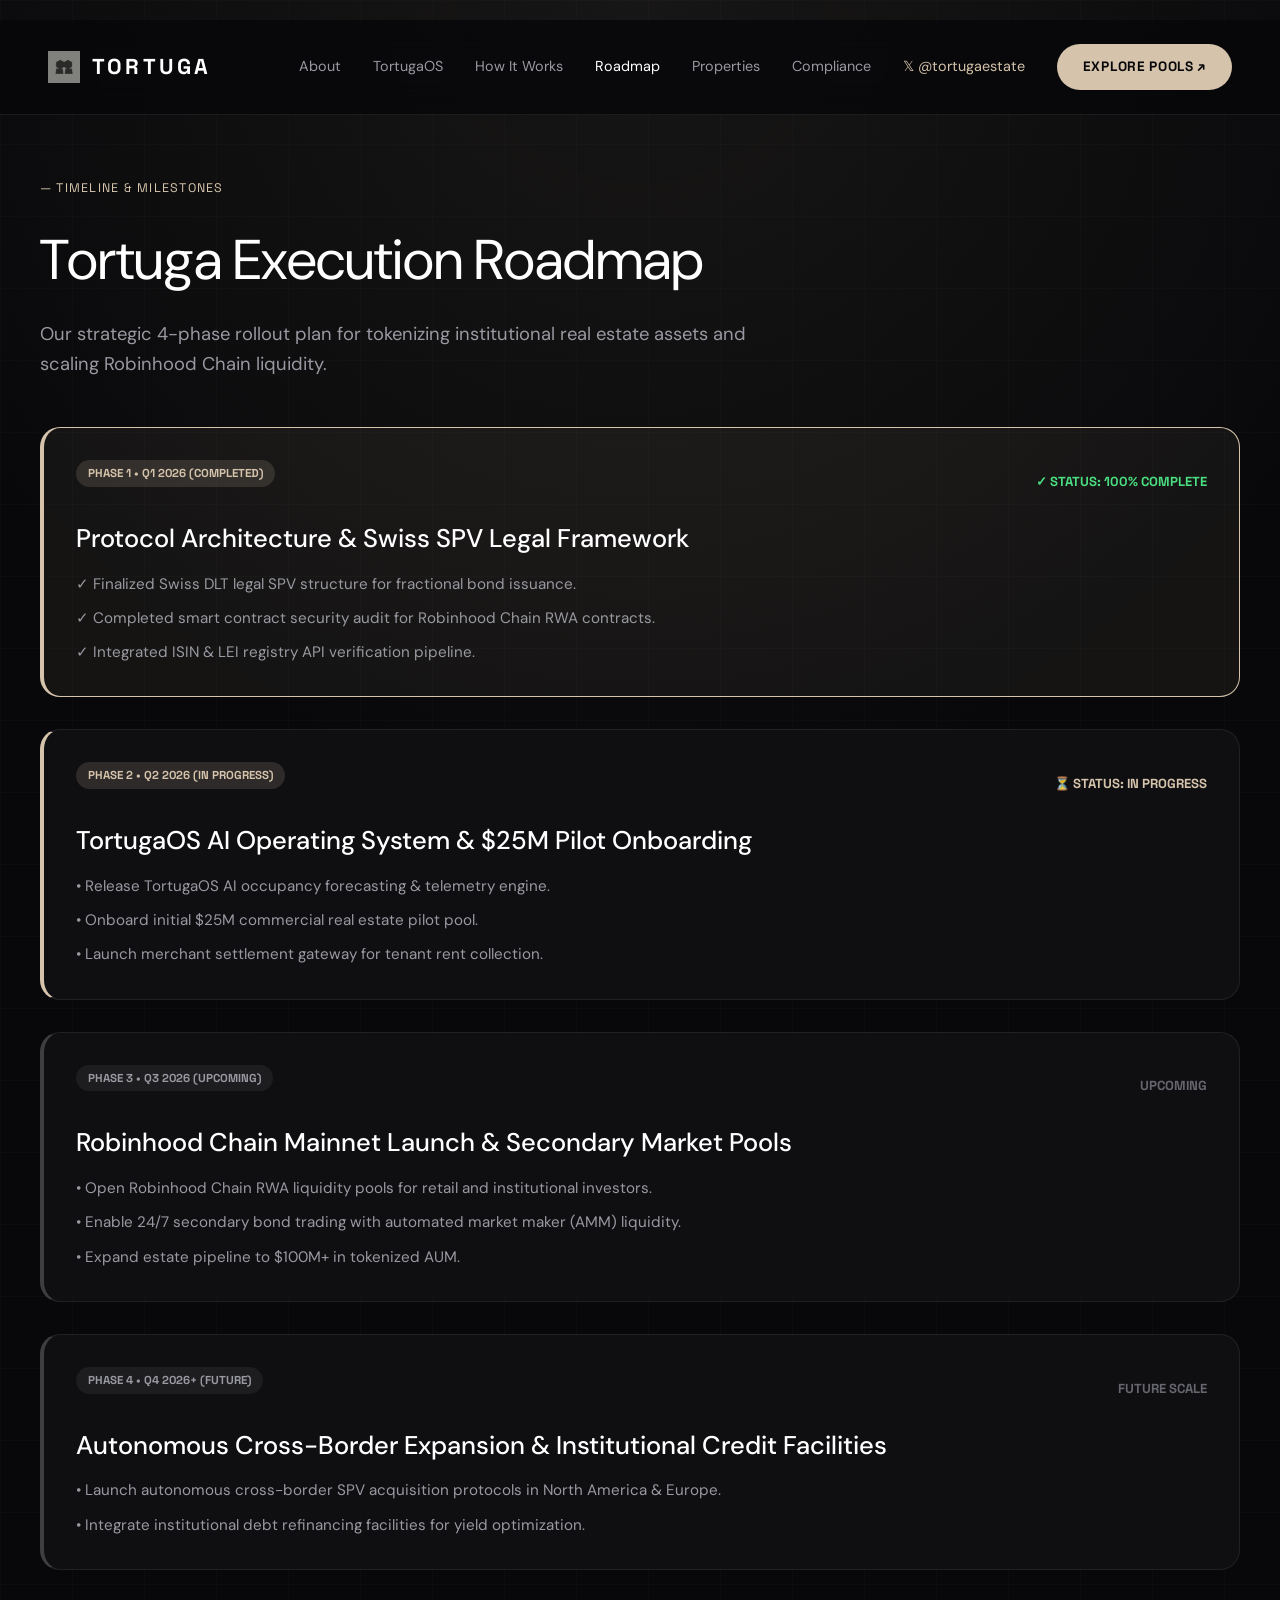
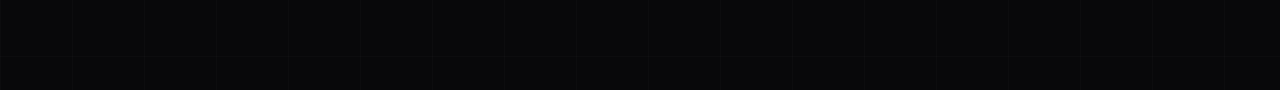
<file: roadmap.html>
<!DOCTYPE html>
<html lang="en">
<head>
  <meta charset="utf-8" />
  <meta name="viewport" content="width=device-width, initial-scale=1" />
  <meta name="virtual-protocol-site-verification" content="90e35a9829b9feb0539afebe6d7a581d" />
  <title>Execution Roadmap — Milestones & Timeline | Tortuga Estate</title>
  <meta name="description" content="Interactive 4-phase execution roadmap for Tortuga Estate tokenization and Robinhood Chain mainnet launch." />
  <link rel="icon" type="image/x-icon" href="favicon.svg" />
  <link rel="stylesheet" href="styles.css" />
</head>
<body style="padding-top: 20px;">

  <!-- Top Sticky Navigation Bar -->
  <header class="navbar-tortuga">
    <a href="index.html" class="brand-logo-tortuga">
      <img src="logo.png" alt="Tortuga logo" style="width: 32px; height: 32px; object-fit: contain;">
      TORTUGA
    </a>

    <div class="desktop-nav-links" style="display: flex; align-items: center; gap: 32px;">
      <nav class="nav-links-tortuga">
        <a href="index.html#about" class="nav-link-tortuga">About</a>
        <a href="index.html#tortugaos" class="nav-link-tortuga">TortugaOS</a>
        <a href="how-it-works.html" class="nav-link-tortuga">How It Works</a>
        <a href="roadmap.html" class="nav-link-tortuga active">Roadmap</a>
        <a href="properties.html" class="nav-link-tortuga">Properties</a>
        <a href="compliance.html" class="nav-link-tortuga">Compliance</a>
        <a href="https://x.com/tortugaestate" target="_blank" class="nav-link-tortuga" style="color: var(--accent-gold);">𝕏 @tortugaestate</a>
      </nav>

      <a href="properties.html" class="btn-tortuga-gold">Explore Pools ↗</a>
    </div>
  </header>

  <div class="wrap-container" style="padding-top: 64px; padding-bottom: 120px;">
    <div class="label-mono-gold">— TIMELINE & MILESTONES</div>
    
    <h1 style="font-family: var(--font-sans); font-size: clamp(36px, 4.5vw, 56px); font-weight: 400; color: var(--text-white); margin-bottom: 16px;">
      Tortuga Execution Roadmap
    </h1>
    <p style="font-size: 1.15rem; color: var(--text-muted); max-width: 720px; margin-bottom: 48px; line-height: 1.6;">
      Our strategic 4-phase rollout plan for tokenizing institutional real estate assets and scaling Robinhood Chain liquidity.
    </p>

    <!-- Interactive 4-Phase Timeline Cards -->
    <div style="display: flex; flex-direction: column; gap: 32px;">
      
      <!-- Phase 1 -->
      <div class="phase-card-tortuga active" data-phase="1" style="border-left: 4px solid var(--accent-gold);">
        <div style="display: flex; justify-content: space-between; align-items: center; margin-bottom: 16px; flex-wrap: wrap; gap: 12px;">
          <span class="phase-badge">PHASE 1 • Q1 2026 (COMPLETED)</span>
          <span style="font-family: var(--font-mono); font-size: 0.82rem; color: #4ade80; font-weight: 700;">✓ STATUS: 100% COMPLETE</span>
        </div>
        <h2 style="font-family: var(--font-sans); font-size: 1.6rem; font-weight: 500; color: var(--text-white); margin-bottom: 12px;">
          Protocol Architecture & Swiss SPV Legal Framework
        </h2>
        <ul style="list-style: none; display: flex; flex-direction: column; gap: 10px; color: var(--text-muted); font-size: 0.95rem;">
          <li>✓ Finalized Swiss DLT legal SPV structure for fractional bond issuance.</li>
          <li>✓ Completed smart contract security audit for Robinhood Chain RWA contracts.</li>
          <li>✓ Integrated ISIN & LEI registry API verification pipeline.</li>
        </ul>
      </div>

      <!-- Phase 2 -->
      <div class="phase-card-tortuga" data-phase="2" style="border-left: 4px solid var(--accent-gold);">
        <div style="display: flex; justify-content: space-between; align-items: center; margin-bottom: 16px; flex-wrap: wrap; gap: 12px;">
          <span class="phase-badge">PHASE 2 • Q2 2026 (IN PROGRESS)</span>
          <span style="font-family: var(--font-mono); font-size: 0.82rem; color: var(--accent-gold); font-weight: 700;">⏳ STATUS: IN PROGRESS</span>
        </div>
        <h2 style="font-family: var(--font-sans); font-size: 1.6rem; font-weight: 500; color: var(--text-white); margin-bottom: 12px;">
          TortugaOS AI Operating System & $25M Pilot Onboarding
        </h2>
        <ul style="list-style: none; display: flex; flex-direction: column; gap: 10px; color: var(--text-muted); font-size: 0.95rem;">
          <li>• Release TortugaOS AI occupancy forecasting & telemetry engine.</li>
          <li>• Onboard initial $25M commercial real estate pilot pool.</li>
          <li>• Launch merchant settlement gateway for tenant rent collection.</li>
        </ul>
      </div>

      <!-- Phase 3 -->
      <div class="phase-card-tortuga" data-phase="3" style="border-left: 4px solid var(--stroke-hover);">
        <div style="display: flex; justify-content: space-between; align-items: center; margin-bottom: 16px; flex-wrap: wrap; gap: 12px;">
          <span class="phase-badge" style="background: rgba(255,255,255,0.06); color: var(--text-muted);">PHASE 3 • Q3 2026 (UPCOMING)</span>
          <span style="font-family: var(--font-mono); font-size: 0.82rem; color: var(--text-subtle); font-weight: 700;">UPCOMING</span>
        </div>
        <h2 style="font-family: var(--font-sans); font-size: 1.6rem; font-weight: 500; color: var(--text-white); margin-bottom: 12px;">
          Robinhood Chain Mainnet Launch & Secondary Market Pools
        </h2>
        <ul style="list-style: none; display: flex; flex-direction: column; gap: 10px; color: var(--text-muted); font-size: 0.95rem;">
          <li>• Open Robinhood Chain RWA liquidity pools for retail and institutional investors.</li>
          <li>• Enable 24/7 secondary bond trading with automated market maker (AMM) liquidity.</li>
          <li>• Expand estate pipeline to $100M+ in tokenized AUM.</li>
        </ul>
      </div>

      <!-- Phase 4 -->
      <div class="phase-card-tortuga" data-phase="4" style="border-left: 4px solid var(--stroke-hover);">
        <div style="display: flex; justify-content: space-between; align-items: center; margin-bottom: 16px; flex-wrap: wrap; gap: 12px;">
          <span class="phase-badge" style="background: rgba(255,255,255,0.06); color: var(--text-muted);">PHASE 4 • Q4 2026+ (FUTURE)</span>
          <span style="font-family: var(--font-mono); font-size: 0.82rem; color: var(--text-subtle); font-weight: 700;">FUTURE SCALE</span>
        </div>
        <h2 style="font-family: var(--font-sans); font-size: 1.6rem; font-weight: 500; color: var(--text-white); margin-bottom: 12px;">
          Autonomous Cross-Border Expansion & Institutional Credit Facilities
        </h2>
        <ul style="list-style: none; display: flex; flex-direction: column; gap: 10px; color: var(--text-muted); font-size: 0.95rem;">
          <li>• Launch autonomous cross-border SPV acquisition protocols in North America & Europe.</li>
          <li>• Integrate institutional debt refinancing facilities for yield optimization.</li>
        </ul>
      </div>

    </div>
  </div>

  <script src="app.js"></script>
</body>
</html>
</file>
<file: styles.css>
/* ==========================================================================
   TORTUGA ESTATE — INSTITUTIONAL-GRADE REAL WORLD ASSETS ON BLOCKCHAIN
   Exact 1:1 Stylesheet for tortuga.estate & special.co Aesthetic (Robinhood Chain)
   Fonts: Space Grotesk, DM Sans, Inter
   Palette: Deep Pitch Black (#08080a), Champagne Gold (#d5c3ab), Off-White (#ffffff)
   ========================================================================== */

@import url('https://fonts.googleapis.com/css2?family=DM+Sans:ital,opsz,wght@0,9..40,300;0,9..40,400;0,9..40,500;0,9..40,700;1,9..40,300;1,9..40,400&family=Inter:wght@300;400;500;600;700&family=Space+Grotesk:wght@500;700&display=swap');

:root {
  --bg-black: #08080a;
  --bg-card: rgba(18, 18, 22, 0.75);
  --bg-card-hover: rgba(26, 26, 32, 0.9);
  --bg-gold-subtle: rgba(213, 195, 171, 0.06);

  --accent-gold: #d5c3ab;
  --accent-gold-bright: #e5d4bc;
  --accent-gold-glow: rgba(213, 195, 171, 0.25);

  --text-white: #ffffff;
  --text-main: #e6e6e6;
  --text-muted: #9999a1;
  --text-subtle: #66666e;

  --stroke: rgba(255, 255, 255, 0.08);
  --stroke-gold: rgba(213, 195, 171, 0.22);
  --stroke-hover: rgba(255, 255, 255, 0.2);

  --font-mono: 'Space Grotesk', monospace;
  --font-sans: 'DM Sans', sans-serif;
  --font-inter: 'Inter', sans-serif;
}

*, *::before, *::after {
  box-sizing: border-box;
  margin: 0;
  padding: 0;
}

html {
  scroll-behavior: smooth;
  font-size: 16px;
  background-color: var(--bg-black);
  color: var(--text-main);
  font-family: var(--font-sans);
  -webkit-font-smoothing: antialiased;
}

body {
  min-height: 100vh;
  position: relative;
  overflow-x: hidden;
  line-height: 1.6;
  background-color: var(--bg-black);
  background-image: 
    radial-gradient(circle at 50% 0%, rgba(213, 195, 171, 0.08) 0%, transparent 45%),
    linear-gradient(rgba(255, 255, 255, 0.015) 1px, transparent 1px),
    linear-gradient(90deg, rgba(255, 255, 255, 0.015) 1px, transparent 1px);
  background-size: 100% 100%, 72px 72px, 72px 72px;
}

a {
  color: inherit;
  text-decoration: none;
}

button {
  font-family: inherit;
  cursor: pointer;
}

/* Layout Container */
.wrap-container {
  max-width: 1280px;
  margin: 0 auto;
  padding: 0 40px;
}

/* Header Navigation Bar */
.navbar-tortuga {
  display: flex;
  align-items: center;
  justify-content: space-between;
  padding: 24px 48px;
  position: sticky;
  top: 0;
  z-index: 100;
  background: rgba(8, 8, 10, 0.85);
  backdrop-filter: blur(16px);
  border-bottom: 1px solid var(--stroke);
}

.brand-logo-tortuga {
  display: flex;
  align-items: center;
  gap: 12px;
  font-family: var(--font-mono);
  font-size: 1.35rem;
  font-weight: 700;
  letter-spacing: 0.15em;
  color: var(--text-white);
  text-transform: uppercase;
}

.nav-links-tortuga {
  display: flex;
  align-items: center;
  gap: 32px;
  font-size: 0.9rem;
  color: var(--text-muted);
}

.nav-link-tortuga {
  transition: color 0.2s ease;
  position: relative;
}

.nav-link-tortuga:hover, .nav-link-tortuga.active {
  color: var(--text-white);
}

/* Buttons */
.btn-tortuga-gold {
  background: var(--accent-gold);
  color: #08080a;
  padding: 12px 26px;
  border-radius: 9999px;
  border: none;
  font-family: var(--font-mono);
  font-size: 0.85rem;
  font-weight: 700;
  letter-spacing: 0.05em;
  text-transform: uppercase;
  transition: all 0.2s ease;
  display: inline-flex;
  align-items: center;
  justify-content: center;
  gap: 8px;
}

.btn-tortuga-gold:hover {
  background: var(--accent-gold-bright);
  transform: translateY(-1px);
}

.btn-tortuga-outline {
  background: transparent;
  color: var(--text-white);
  padding: 12px 26px;
  border-radius: 9999px;
  border: 1px solid var(--stroke-hover);
  font-family: var(--font-mono);
  font-size: 0.85rem;
  font-weight: 500;
  letter-spacing: 0.05em;
  text-transform: uppercase;
  transition: all 0.2s ease;
  display: inline-flex;
  align-items: center;
  justify-content: center;
  gap: 8px;
}

.btn-tortuga-outline:hover {
  border-color: var(--accent-gold);
  color: var(--accent-gold);
  background: rgba(213, 195, 171, 0.05);
}

/* Hero Section */
.hero-tortuga {
  padding: 100px 0 120px;
  border-bottom: 1px solid var(--stroke);
}

.hero-grid-tortuga {
  display: grid;
  grid-template-columns: 1.3fr 1fr;
  gap: 64px;
  align-items: center;
}

h1.hero-h1-tortuga {
  font-family: var(--font-sans);
  font-size: clamp(38px, 4.6vw, 64px);
  font-weight: 400;
  line-height: 1.1;
  letter-spacing: -0.02em;
  color: var(--text-white);
  margin-bottom: 28px;
}

.hero-subtitle-tortuga {
  font-size: 1.2rem;
  font-weight: 300;
  color: var(--text-muted);
  line-height: 1.6;
  max-width: 620px;
  margin-bottom: 40px;
}

/* Hero Right Interactive RWA Bond Widget */
.rwa-widget-card {
  background: var(--bg-card);
  border: 1px solid var(--stroke-gold);
  border-radius: 24px;
  padding: 36px;
  backdrop-filter: blur(16px);
  box-shadow: 0 20px 50px rgba(0,0,0,0.5);
}

.label-mono-gold {
  font-family: var(--font-mono);
  font-size: 0.78rem;
  color: var(--accent-gold);
  letter-spacing: 0.1em;
  text-transform: uppercase;
  margin-bottom: 16px;
}

/* How It Works Grid Stepper */
.how-it-works-stepper {
  display: grid;
  grid-template-columns: repeat(4, 1fr);
  gap: 24px;
  margin-top: 48px;
}

.step-card-tortuga {
  background: var(--bg-card);
  border: 1px solid var(--stroke);
  border-radius: 20px;
  padding: 32px;
  transition: all 0.3s ease;
}

.step-card-tortuga:hover {
  border-color: var(--stroke-gold);
  transform: translateY(-2px);
}

/* Roadmap Phase Card Container */
.roadmap-timeline-grid {
  display: grid;
  grid-template-columns: repeat(4, 1fr);
  gap: 24px;
  margin-top: 48px;
}

.phase-card-tortuga {
  background: var(--bg-card);
  border: 1px solid var(--stroke);
  border-radius: 20px;
  padding: 32px;
  position: relative;
  transition: all 0.3s ease;
}

.phase-card-tortuga.active {
  border-color: var(--accent-gold);
  background: var(--bg-gold-subtle);
}

.phase-badge {
  font-family: var(--font-mono);
  font-size: 0.72rem;
  font-weight: 700;
  color: var(--accent-gold);
  background: rgba(213, 195, 171, 0.15);
  padding: 4px 12px;
  border-radius: 9999px;
  display: inline-block;
  margin-bottom: 16px;
}

/* Properties Grid */
.properties-grid-tortuga {
  display: grid;
  grid-template-columns: repeat(3, 1fr);
  gap: 32px;
  margin-top: 48px;
}

.property-card-tortuga {
  background: var(--bg-card);
  border: 1px solid var(--stroke);
  border-radius: 24px;
  overflow: hidden;
  transition: all 0.3s ease;
}

.property-card-tortuga:hover {
  border-color: var(--stroke-gold);
}

/* Footer */
footer.footer-tortuga {
  padding: 80px 0 40px;
  background: #050507;
  color: var(--text-muted);
  border-top: 1px solid var(--stroke);
  font-size: 0.9rem;
}

.footer-top-grid {
  display: grid;
  grid-template-columns: 2fr repeat(3, 1fr);
  gap: 48px;
  margin-bottom: 64px;
}

/* Mobile Drawer & Responsiveness */
.btn-hamburger-tortuga {
  display: none;
  width: 40px;
  height: 40px;
  border-radius: 50%;
  border: 1px solid var(--stroke);
  background: transparent;
  align-items: center;
  justify-content: center;
}

.btn-hamburger-tortuga span {
  display: block;
  width: 18px;
  height: 2px;
  background: var(--text-white);
  margin: 3px 0;
}

.mobile-menu-drawer-tortuga {
  display: none;
  position: fixed;
  inset: 0;
  z-index: 999;
  background: rgba(8, 8, 10, 0.98);
  backdrop-filter: blur(16px);
  padding: 32px 24px;
  flex-direction: column;
  justify-content: space-between;
}

.mobile-menu-drawer-tortuga.open {
  display: flex;
}

@media (max-width: 1024px) {
  .hero-grid-tortuga { grid-template-columns: 1fr; gap: 48px; }
  .how-it-works-stepper, .roadmap-timeline-grid { grid-template-columns: 1fr 1fr; gap: 20px; }
  .properties-grid-tortuga { grid-template-columns: 1fr; }
  .footer-top-grid { grid-template-columns: 1fr 1fr; gap: 32px; }
}

@media (max-width: 768px) {
  .nav-links-tortuga { display: none !important; }
  .btn-hamburger-tortuga { display: flex !important; }
  .navbar-tortuga { padding: 18px 24px; }
  .wrap-container { padding: 0 20px; }
  .how-it-works-stepper, .roadmap-timeline-grid { grid-template-columns: 1fr; }
  .footer-top-grid { grid-template-columns: 1fr; gap: 28px; }
}
</file>
